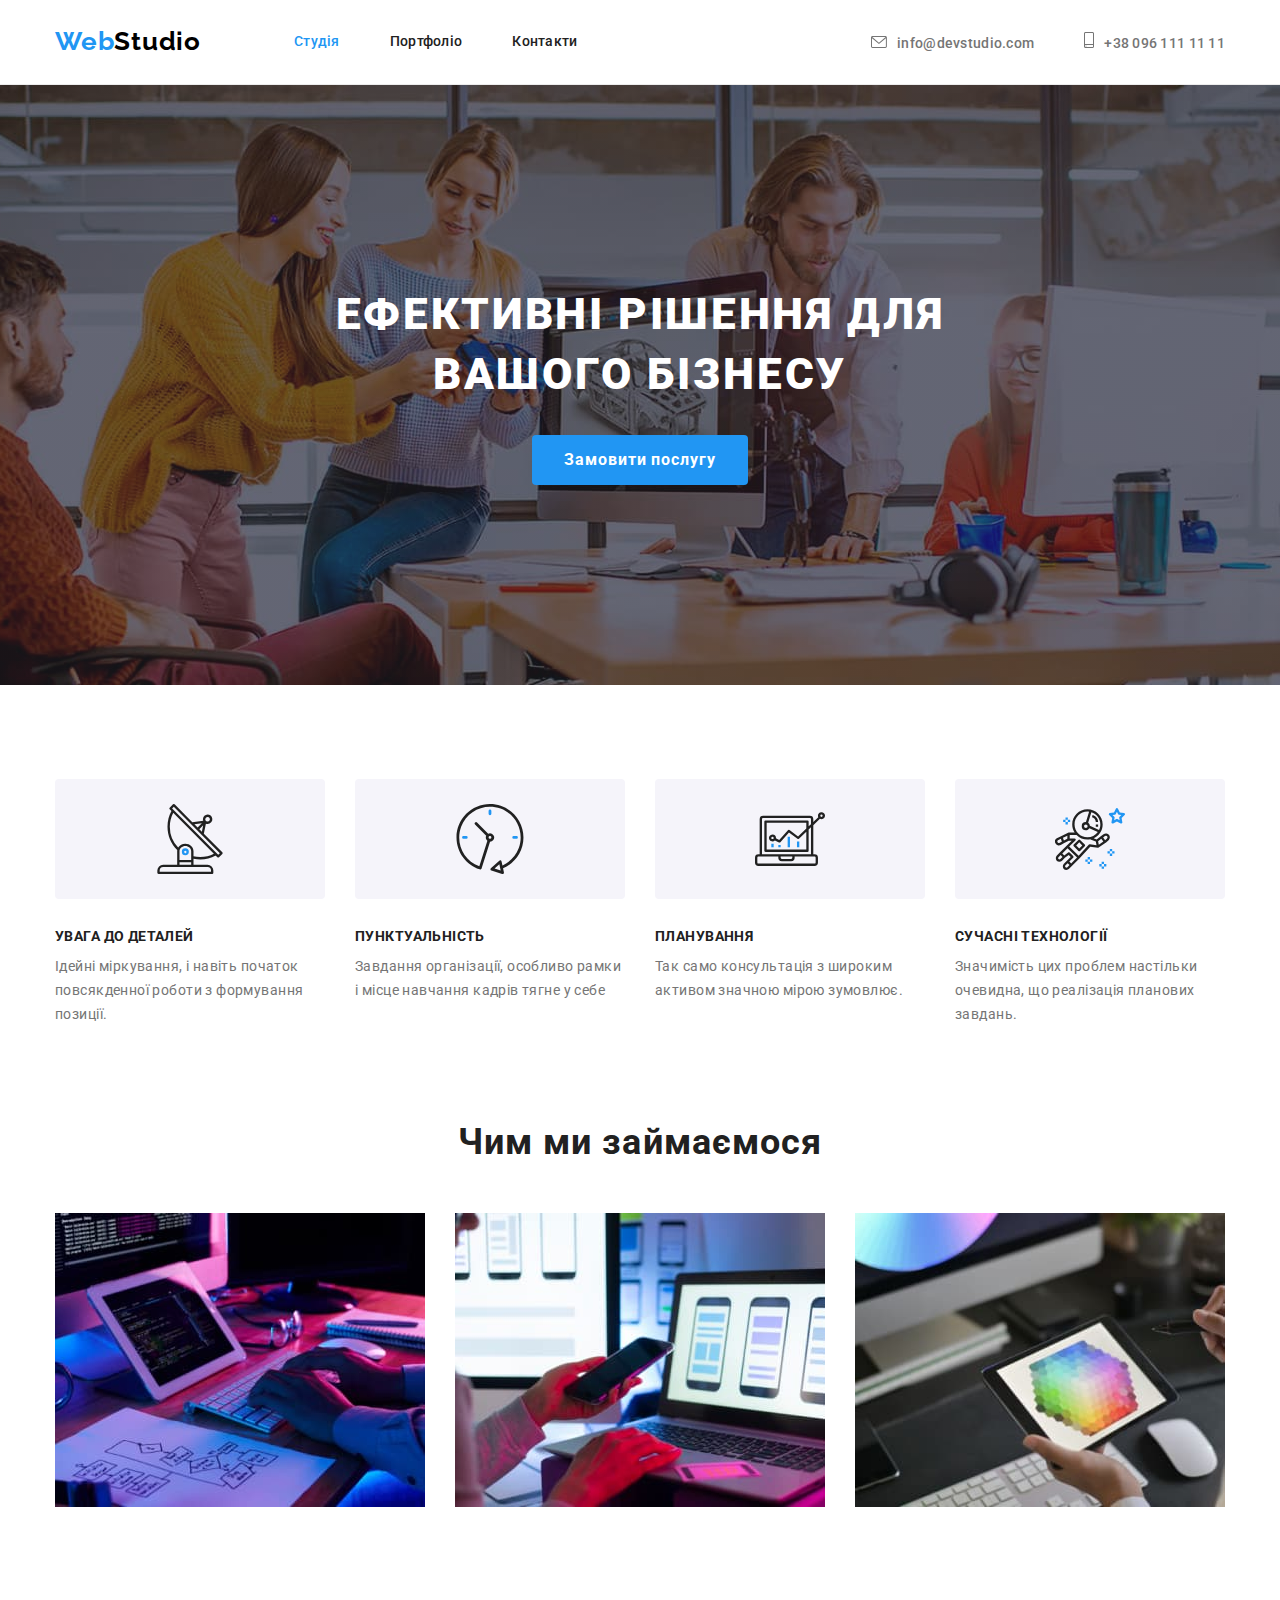
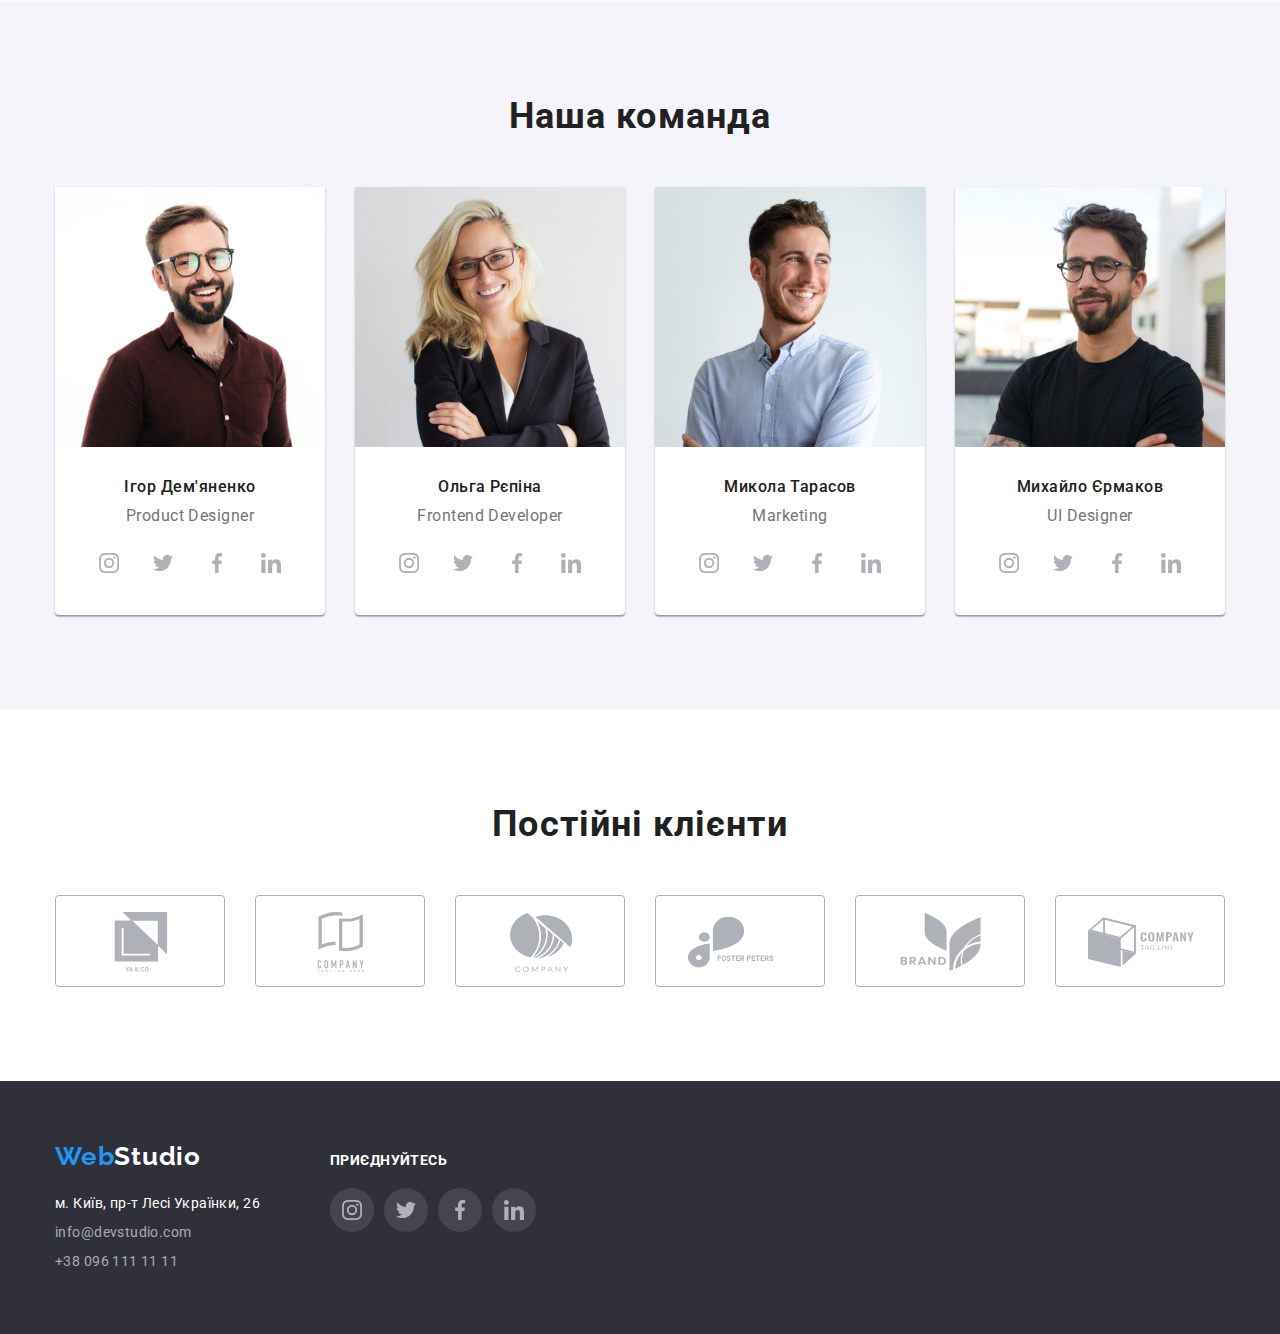
<file: index.html>
<!DOCTYPE html>
<html lang="uk">

<head>
  <meta charset="UTF-8">
  <meta http-equiv="X-UA-Compatible" content="IE=edge">
  <meta name="viewport" content="width=device-width, initial-scale=1.0">
  <title>WebStudio</title>
  <link rel="preconnect" href="https://fonts.googleapis.com">
  <link rel="preconnect" href="https://fonts.gstatic.com" crossorigin>
  <link href="https://fonts.googleapis.com/css2?family=Raleway:wght@700&family=Roboto:wght@400;500;700;900&display=swap"
    rel="stylesheet">
  <link rel="stylesheet" href="https://cdnjs.cloudflare.com/ajax/libs/modern-normalize/1.1.0/modern-normalize.min.css">
  <link rel="stylesheet" href="./css/styles.css">
</head>

<body>
  <!-- Шапка -->
  <header class="page-header ">
    <div class="container">
      <!-- Навігація -->
      <nav class="nav">
        <a href="./index.html" class="logo link"><span class="logo-accent">Web</span>Studio</a>
        <ul class="site-nav list">
          <li class="item"><a class="nav-link link active" href="./index.html" title="home page">Студія</a></li>
          <li class="item"><a class="nav-link link" href="./portfolio.html" title="portfolio page">Портфоліо</a></li>
          <li class="item"><a class="nav-link link" href="" title="contact page">Контакти</a></li>
        </ul>
      </nav>
      <!-- Контакти -->
      <ul class="contact list">
        <li class="item">
          <a class="contact-link link" href="mailto:info@devstudio.com"><svg class="contact-icon" width="16"
              height="12">
              <use href="./images/sprite.svg#icon-envelope"></use>
            </svg>info@devstudio.com</a>
        </li>
        <li class="item"> <a class="contact-link link" href="tel:+380961111111"><svg class="contact-icon" width="10"
              height="16">
              <use href="./images/sprite.svg#icon-smartphone"></use>
            </svg>+38 096 111 11 11</a></li>
      </ul>
    </div>

  </header>
  <main>
    <!-- Герой -->
    <section class="hero">
      <h1 class="hero-title">Ефективні рішення для вашого бізнесу</h1>

      <button class="hero-btn" type="button">Замовити послугу</button>
    </section>
    <!-- Переваги -->
    <section class="feature section ">
      <div class="container">
        <h2 class="section-title visually-hidden">Переваги</h2>
        <ul class="feature list">
          <li class="item icon-antena">
            <div class="feature-icon">
              <svg class="icon-antena" width="70" height="70">
                <use href="./images/sprite.svg#icon-antenna-1"></use>
              </svg>
            </div>
            <h3 class="feature-title">УВАГА ДО ДЕТАЛЕЙ</h3>
            <p class="feature-text">Ідейні міркування, і навіть початок повсякденної роботи з формування позиції.</p>
          </li>
          <li class="item ">
            <div class="feature-icon">
              <svg class="icon-clock" width="70" height="70">
                <use href="./images/sprite.svg#icon-clock-1"></use>
              </svg>
            </div>
            <h3 class="feature-title">ПУНКТУАЛЬНІСТЬ</h3>
            <p class="feature-text">Завдання організації, особливо рамки і місце навчання кадрів тягне у себе</p>
          </li>
          <li class="item ">
            <div class="feature-icon">
              <svg class="icon-diagram" width="70" height="70">
                <use href="./images/sprite.svg#icon-diagram-1"></use>
              </svg>
            </div>
            <h3 class="feature-title">ПЛАНУВАННЯ</h3>
            <p class="feature-text">Так само консультація з широким активом значною мірою зумовлює.</p>
          </li>
          <li class="item ">
            <div class="feature-icon">
              <svg class="icon-astronaut" width="70" height="70">
                <use href="./images/sprite.svg#icon-astronaut-1"></use>
              </svg>
            </div>
            <h3 class="feature-title">СУЧАСНІ ТЕХНОЛОГІЇ</h3>
            <p class="feature-text">Значимість цих проблем настільки очевидна, що реалізація планових завдань.</p>
          </li>
        </ul>
      </div>
    </section>
    <!-- Напрямки роботи -->
    <section class="works section ">
      <div class="container">
        <h2 class="section-title">Чим ми займаємося</h2>
        <ul class="work list">
          <li class="item"><img class="work-image" src="./images/img1.jpg" alt="десктопні додатки" width="370"
              height="294"></li>
          <li class="item"><img class="work-image" src="./images/img2.jpg" alt="мобільні додатки" width="370"
              height="294"></li>
          <li class="item"><img class="work-image" src="./images/img3.jpg" alt="дизайнерські рішення" width="370"
              height="294"></li>
        </ul>
      </div>
    </section>
    <!-- Команда -->
    <section class="team section ">
      <div class="container">
        <h2 class="section-title">Наша команда</h2>
        <ul class="team-list list ">
          <li class="team-item">
            <img class="team foto" src="./images/igor-demchenko.jpg" alt="Ігор Дем'яненко" width="270" height="260">
            <div class="team-item-description">
              <h3 class="team-title">Ігор Дем'яненко</h3>
              <p class="team-position" lang="en">Product Designer</p>
              <ul class="social-link-list list">
                <li class="item"><a class="social-link link" href="#"><svg class="social-link-icon" width="20"
                      height="20">
                      <use href="./images/sprite.svg#icon-instagram-2"></use>
                    </svg></a></li>
                <li class="item"><a class="social-link link" href="#"><svg class="social-link-icon" width="20"
                      height="20">
                      <use href="./images/sprite.svg#icon-twitter-1"></use>
                    </svg></a></li>
                <li class="item"><a class="social-link link" href="#"><svg class="social-link-icon" width="20"
                      height="20">
                      <use href="./images/sprite.svg#icon-facebook-1"></use>
                    </svg></a></li>
                <li class="item"><a class="social-link link" href="#"><svg class="social-link-icon" width="20"
                      height="20">
                      <use href="./images/sprite.svg#icon-linkedin-1"></use>
                    </svg></a></li>
              </ul>
            </div>
          </li>
          <li class="team-item">
            <img class="team foto" src="./images/olga-repina.jpg" alt="Ольга Рєпіна" width="270" height="260">
            <div class="team-item-description">
              <h3 class="team-title">Ольга Рєпіна</h3>
              <p class="team-position" lang="en">Frontend Developer</p>
              <ul class="social-link-list list">
                <li class="item"><a class="social-link link" href="#"><svg class="social-link-icon" width="20"
                      height="20">
                      <use href="./images/sprite.svg#icon-instagram-2"></use>
                    </svg></a></li>
                <li class="item"><a class="social-link link" href="#"><svg class="social-link-icon" width="20"
                      height="20">
                      <use href="./images/sprite.svg#icon-twitter-1"></use>
                    </svg></a></li>
                <li class="item"><a class="social-link link" href="#"><svg class="social-link-icon" width="20"
                      height="20">
                      <use href="./images/sprite.svg#icon-facebook-1"></use>
                    </svg></a></li>
                <li class="item"><a class="social-link link" href="#"><svg class="social-link-icon" width="20"
                      height="20">
                      <use href="./images/sprite.svg#icon-linkedin-1"></use>
                    </svg></a></li>
              </ul>
            </div>
          </li>
          <li class="team-item">
            <img class="team foto" src="./images/mykola-tarasov.jpg" alt="Микола Тарасов" width="270" height="260">
            <div class="team-item-description">
              <h3 class="team-title">Микола Тарасов</h3>
              <p class="team-position" lang="en">Marketing</p>
              <ul class="social-link-list list">
                <li class="item"><a class="social-link link" href="#"><svg class="social-link-icon" width="20"
                      height="20">
                      <use href="./images/sprite.svg#icon-instagram-2"></use>
                    </svg></a></li>
                <li class="item"><a class="social-link link" href="#"><svg class="social-link-icon" width="20"
                      height="20">
                      <use href="./images/sprite.svg#icon-twitter-1"></use>
                    </svg></a></li>
                <li class="item"><a class="social-link link" href="#"><svg class="social-link-icon" width="20"
                      height="20">
                      <use href="./images/sprite.svg#icon-facebook-1"></use>
                    </svg></a></li>
                <li class="item"><a class="social-link link" href="#"><svg class="social-link-icon" width="20"
                      height="20">
                      <use href="./images/sprite.svg#icon-linkedin-1"></use>
                    </svg></a></li>
              </ul>
            </div>
          </li>
          <li class="team-item">
            <img class="team foto" src="./images/mychailo-ermakov.jpg" alt="Михайло Єрмаков" width="270" height="260">
            <div class="team-item-description">
              <h3 class="team-title">Михайло Єрмаков</h3>
              <p class="team-position" lang="en">UI Designer</p>
              <ul class="social-link-list list">
                <li class="item"><a class="social-link link" href="#"><svg class="social-link-icon" width="20"
                      height="20">
                      <use href="./images/sprite.svg#icon-instagram-2"></use>
                    </svg></a></li>
                <li class="item"><a class="social-link link" href="#"><svg class="social-link-icon" width="20"
                      height="20">
                      <use href="./images/sprite.svg#icon-twitter-1"></use>
                    </svg></a></li>
                <li class="item"><a class="social-link link" href="#"><svg class="social-link-icon" width="20"
                      height="20">
                      <use href="./images/sprite.svg#icon-facebook-1"></use>
                    </svg></a></li>
                <li class="item"><a class="social-link link" href="#"><svg class="social-link-icon" width="20"
                      height="20">
                      <use href="./images/sprite.svg#icon-linkedin-1"></use>
                    </svg></a></li>
              </ul>
            </div>
          </li>
        </ul>
      </div>
    </section>
    <!-- Постійні клієнти -->
    <section class="clients section ">
      <div class="container">
        <h2 class="section-title">Постійні клієнти</h2>
        <ul class="client-list list">
          <li class="item"><a class="client-link link" href="#"> <svg class="client-icon" width="106" height="60">
                <use href="./images/sprite.svg#icon-client-1"></use>
              </svg></a>
          </li>
          <li class="item"><a class="client-link link" href="#"><svg class="client-icon" width="106" height="60">
                <use href="./images/sprite.svg#icon-client-2"></use>
              </svg></a>
          </li>
          <li class="item"><a class="client-link link" href="#"><svg class="client-icon" width="106" height="60">
                <use href="./images/sprite.svg#icon-client-3"></use>
              </svg></a></li>
          <li class="item"><a class="client-link link" href="#"><svg class="client-icon" width="106" height="60">
                <use href="./images/sprite.svg#icon-client-4"></use>
              </svg></a></li>
          <li class="item"><a class="client-link link" href="#"><svg class="client-icon" width="106" height="60">
                <use href="./images/sprite.svg#icon-client-5"></use>
              </svg></a></li>
          <li class="item"><a class="client-link link" href="#"><svg class="client-icon" width="106" height="60">
                <use href="./images/sprite.svg#icon-client-6"></use>
              </svg></a></li>
        </ul>
      </div>
    </section>
  </main>
  <!-- Підвал -->
  <footer class="page-footer">
    <div class="container">
      <div class="addres-link">
        <a class="logo link" href="./index.html"><span class="logo-accent">Web</span>Studio</a>
        <address>
          <ul class="addres list">
            <li class="item"><a class="addres-list link" href="https://goo.gl/maps/Kv4t8BF69iUK3xHg7" target="_blank"
                rel="noreffer nooper">
                м. Київ, пр-т Лесі Українки, 26</a></li>
            <li class="item"><a class="addres-list pale link" href="mailto:info@devstudio.com">info@devstudio.com</a>
            </li>
            <li class="item"><a class="addres-list pale link" href="tel:+380961111111">+38 096 111 11 11</a></li>
          </ul>
        </address>
      </div>
      <div class="invite">
        <p class="invite-text">приєднуйтесь</p>
        <ul class="social-link-list list">
          <li class="item"><a class="social-link link" href="#"><svg class="social-link-icon" width="20" height="20">
                <use href="./images/sprite.svg#icon-instagram-2"></use>
              </svg></a></li>
          <li class="item"><a class="social-link link" href="#"><svg class="social-link-icon" width="20" height="20">
                <use href="./images/sprite.svg#icon-twitter-1"></use>
              </svg></a></li>
          <li class="item"><a class="social-link link" href="#"><svg class="social-link-icon" width="20" height="20">
                <use href="./images/sprite.svg#icon-facebook-1"></use>
              </svg></a></li>
          <li class="item"><a class="social-link link" href="#"><svg class="social-link-icon" width="20" height="20">
                <use href="./images/sprite.svg#icon-linkedin-1"></use>
              </svg></a></li>
        </ul>
      </div>
    </div>
  </footer>
</body>

</html>
</file>
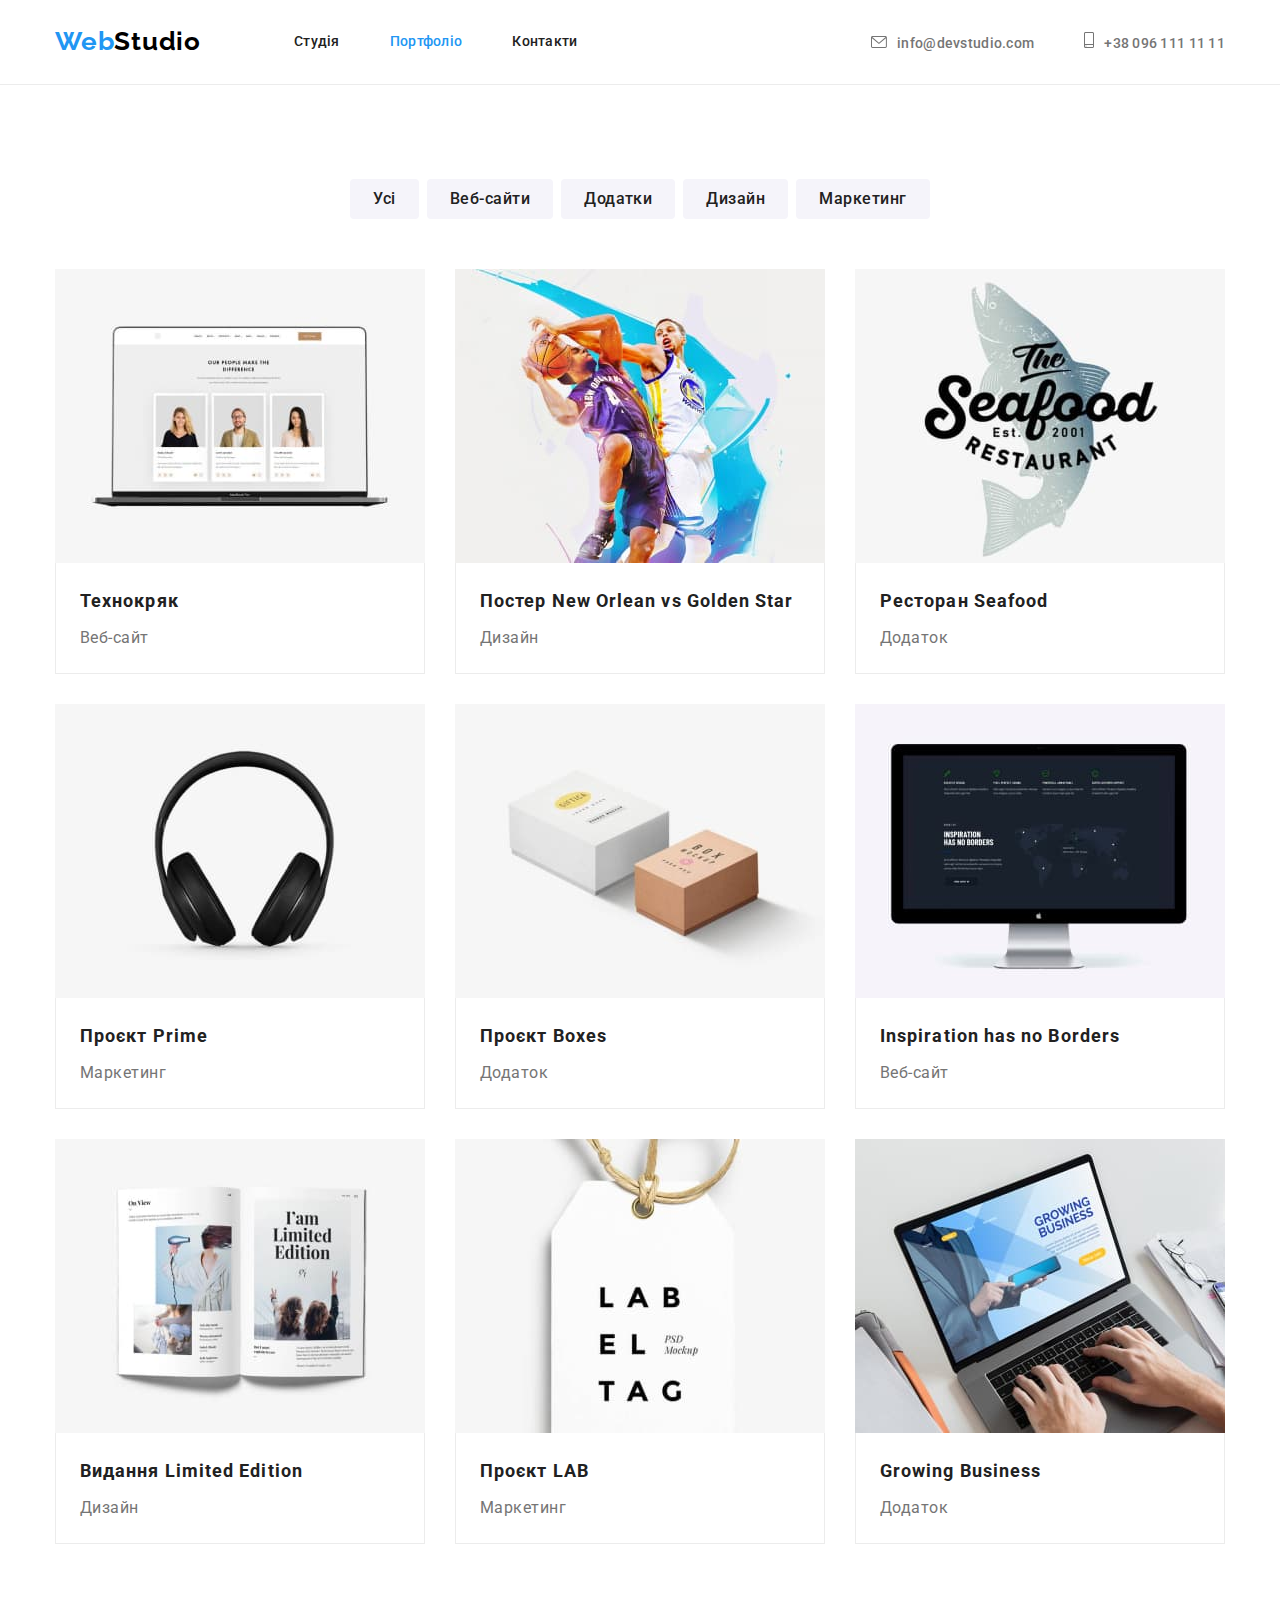
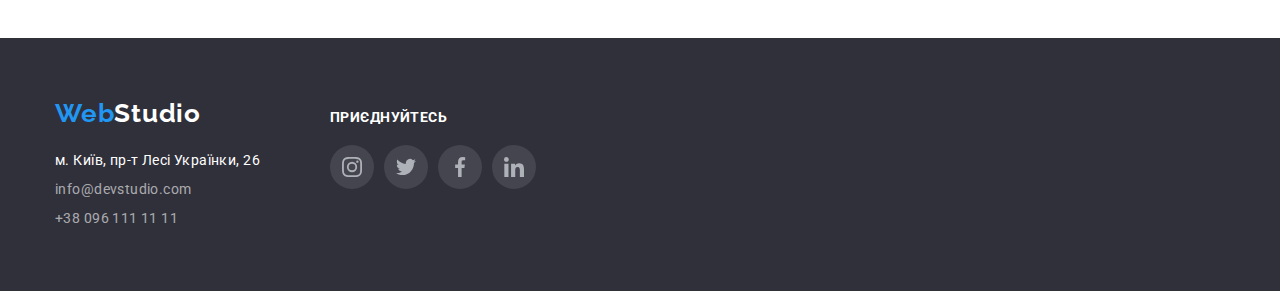
<file: portfolio.html>
<!DOCTYPE html>
<html lang="uk">

<head>
  <meta charset="UTF-8">
  <meta http-equiv="X-UA-Compatible" content="IE=edge">
  <meta name="viewport" content="width=device-width, initial-scale=1.0">
  <title>WebStudio</title>
  <link rel="preconnect" href="https://fonts.googleapis.com">
  <link rel="preconnect" href="https://fonts.gstatic.com" crossorigin>
  <link href="https://fonts.googleapis.com/css2?family=Raleway:wght@700&family=Roboto:wght@400;500;700;900&display=swap"
    rel="stylesheet">
  <link rel="stylesheet" href="https://cdnjs.cloudflare.com/ajax/libs/modern-normalize/1.1.0/modern-normalize.min.css">
  <link rel="stylesheet" href="./css/styles.css">
</head>

<body>
  <!-- Шапка -->
  <header class="page-header">
    <div class="container">
      <!-- Навігація -->
      <nav class="nav">
        <a href="./index.html" class="logo link"><span class="logo-accent">Web</span>Studio</a>
        <ul class="site-nav list">
          <li class="item"><a class="nav-link link" href="./index.html" title="home page">Студія</a></li>
          <li class="item"><a class="nav-link link active" href="./portfolio.html" title="portfolio page">Портфоліо</a>
          </li>
          <li class="item"><a class="nav-link link" href="" title="contact page">Контакти</a></li>
        </ul>
      </nav>
      <!-- Контакти -->
      <ul class="contact list">
        <li class="item">
          <a class="contact-link link" href="mailto:info@devstudio.com"><svg class="contact-icon" width="16"
              height="12">
              <use href="./images/sprite.svg#icon-envelope"></use>
            </svg>info@devstudio.com</a>
        </li>
        <li class="item"> <a class="contact-link link" href="tel:+380961111111"><svg class="contact-icon" width="10"
              height="16">
              <use href="./images/sprite.svg#icon-smartphone"></use>
            </svg>+38 096 111 11 11</a></li>
      </ul>
    </div>
  </header>
  <main>
    <section class="section  portfolio ">
      <div class="container">
        <h1 class="section-title visually-hidden">Проекти</h1>
        <!-- Фільтр -->
        <ul class="btn list">
          <li class="item"> <button class="btn-filtr" type="button">Усі</button></li>
          <li class="item"> <button class="btn-filtr" type="button">Веб-сайти</button></li>
          <li class="item"> <button class="btn-filtr" type="button">Додатки</button></li>
          <li class="item"> <button class="btn-filtr" type="button">Дизайн</button></li>
          <li class="item"> <button class="btn-filtr" type="button">Маркетинг</button></li>
        </ul>
        <!-- Проекти -->
        <ul class="project list">
          <li class="item"><a class="project-link link" href=""><img class="project-img" src="./images/technokriak.jpg"
                alt="Технокряк" width="370" height="294">
              <div class="item-description">
                <h2 class="project-title">Технокряк</h2>
                <p class="project-text">Веб-сайт</p>
              </div>
            </a>
          </li>
          <li class="item"><a class="project-link link" href=""><img class="project-img"
                src="./images/poster-bascketball.jpg" alt="постер баскетбольного матчу" width="370" height="294">
              <div class="item-description">
                <h2 class="project-title">Постер <span lang="en">New Orlean vs Golden Star</span></h2>
                <p class="project-text">Дизайн</p>
              </div>
            </a>
          </li>
          <li class="item"><a class="project-link link" href=""><img class="project-img"
                src="./images/restauraunt-seafood.jpg" alt="ресторан Seafood" width="370" height="294">
              <div class="item-description">
                <h2 class="project-title">Ресторан <span lang="en">Seafood</span></h2>
                <p class="project-text">Додаток</p>
              </div>
            </a>
          </li>
          <li class="item"><a class="project-link link" href=""><img class="project-img"
                src="./images/project-prime.jpg" alt="проєкт Prime" width="370" height="294">
              <div class="item-description">
                <h2 class="project-title">Проєкт <span lang="en">Prime</span></h2>
                <p class="project-text">Маркетинг</p>
              </div>
            </a>
          </li>
          <li class="item"><a class="project-link link" href=""><img class="project-img"
                src="./images/project-boxes.jpg" alt="проєкт Boxes" width="370" height="294">
              <div class="item-description">
                <h2 class="project-title">Проєкт <span lang="en">Boxes</span></h2>
                <p class="project-text">Додаток</p>
              </div>
            </a>
          </li>
          <li class="item"><a class="project-link link" href=""><img class="project-img" src="./images/inspiration.jpg"
                alt=" веб-сайт Inspiration has no Borders" width="370" height="294">
              <div class="item-description">
                <h2 class="project-title"><span lang="en">Inspiration has no Borders</span></h2>
                <p class="project-text">Веб-сайт</p>
              </div>
            </a>
          </li>
          <li class="item"><a class="project-link link" href=""><img class="project-img"
                src="./images/limited-editions.jpg" alt="видання Limited Edition" width="370" height="294">
              <div class="item-description">
                <h2 class="project-title">Видання <span lang="en">Limited Edition</span></h2>
                <p class="project-text">Дизайн</p>
              </div>
            </a>
          </li>
          <li class="item"><a class="project-link link" href=""><img class="project-img" src="./images/project-lab.jpg"
                alt="проєкт LAB" width="370" height="294">
              <div class="item-description">
                <h2 class="project-title">Проєкт <span lang="en">LAB</span></h2>
                <p class="project-text">Маркетинг</p>
              </div>
            </a>
          </li>
          <li class="item"><a class="project-link link" href=""><img class="project-img"
                src="./images/growing-business.jpg" alt="додаток Growing Business" width="370" height="294">
              <div class="item-description">
                <h2 class="project-title"><span lang="en">Growing Business</span></h2>
                <p class="project-text">Додаток</p>
              </div>
            </a>
          </li>
        </ul>
      </div>
    </section>
  </main>
  <!-- Підвал -->
  <footer class="page-footer">
    <div class="container">
      <div class="addres-link">
        <a class="logo link" href="./index.html"><span class="logo-accent">Web</span>Studio</a>
        <address>
          <ul class="addres list">
            <li class="item"><a class="addres-list link" href="https://goo.gl/maps/Kv4t8BF69iUK3xHg7" target="_blank"
                rel="noreffer nooper">
                м. Київ, пр-т Лесі Українки, 26</a></li>
            <li class="item"><a class="addres-list pale link" href="mailto:info@devstudio.com">info@devstudio.com</a>
            </li>
            <li class="item"><a class="addres-list pale link" href="tel:+380961111111">+38 096 111 11 11</a></li>
          </ul>
        </address>
      </div>
      <div class="invite">
        <p class="invite-text">приєднуйтесь</p>
        <ul class="social-link-list list">
          <li class="item"><a class="social-link link" href="#"><svg class="social-link-icon" width="20" height="20">
                <use href="./images/sprite.svg#icon-instagram-2"></use>
              </svg></a></li>
          <li class="item"><a class="social-link link" href="#"><svg class="social-link-icon" width="20" height="20">
                <use href="./images/sprite.svg#icon-twitter-1"></use>
              </svg></a></li>
          <li class="item"><a class="social-link link" href="#"><svg class="social-link-icon" width="20" height="20">
                <use href="./images/sprite.svg#icon-facebook-1"></use>
              </svg></a></li>
          <li class="item"><a class="social-link link" href="#"><svg class="social-link-icon" width="20" height="20">
                <use href="./images/sprite.svg#icon-linkedin-1"></use>
              </svg></a></li>
        </ul>
      </div>
    </div>
  </footer>
</body>

</html>
</file>
<file: css/styles.css>
:root {
  --background-white-color: #ffffff;
  --background-dark-grey-color: #2f303a;
  --background-grey-color: #f5f4fa;
  --first-color: #212121;
  --secondary-color: #757575;
  --third-color: rgba(255, 255, 255, 0.6);
  --fourth-color: rgba(255, 255, 255, 0.1);
  --accent-color: #2196f3;
  --first-border-color: #ececec;
  --secondary-border-color: #afb1b8;
}

body {
  background-color: var(--background-white-color);
  color: var(--secondary-color);

  font-family: "Roboto", sans-serif;
  font-size: 14px;
  line-height: 1.71;
}
p,
h1,
h2,
h3,
h4,
h5,
h6 {
  margin: 0;
}
img {
  display: block;
}
.visually-hidden {
  position: absolute;
  width: 1px;
  height: 1px;
  margin: -1px;
  border: 0;
  padding: 0;

  white-space: nowrap;
  clip-path: inset(100%);
  clip: rect(0 0 0 0);
  overflow: hidden;
}
.list {
  padding: 0;
  margin: 0;

  list-style: none;
}
.container {
  max-width: 1200px;
  margin-left: auto;
  margin-right: auto;
  padding: 0 15px;
}
.section {
  padding-top: 94px;
  padding-bottom: 94px;
}
/* Шапка */
.page-header {
  border-bottom: 1px solid var(--first-border-color);
}
.page-header .container {
  display: flex;
  justify-content: space-between;
}

/* логотип */
.logo {
  color: #000000;

  font-family: "Raleway", sans-serif;
  font-weight: 700;
  font-size: 26px;
  line-height: 1.2;
  letter-spacing: 0.03em;
}
.logo-accent {
  color: var(--accent-color);
}
.link {
  text-decoration: none;
}
/* навігація */
.nav {
  display: flex;
  align-items: center;
}
.site-nav {
  display: flex;
  padding-left: 0px;
  margin-left: 93px;
  gap: 50px;
}
.contact {
  display: flex;
  align-items: baseline;
  gap: 50px;
}
.nav-link,
.contact-link {
  display: block;
  padding-top: 32px;
  padding-bottom: 32px;

  color: var(--first-color);

  font-weight: 500;
  font-size: 14px;
  line-height: 1.14;
  letter-spacing: 0.02em;
}
.contact-link {
  color: var(--secondary-color);
}
.nav-link:hover,
.nav-link:focus,
.contact-link:hover,
.contact-link:focus {
  color: var(--accent-color);
}

/* .site-nav .item + .item,
.contact .item + .item {
  margin-left: 50px;
} */

.nav-link.active {
  color: var(--accent-color);
}
.contact-icon {
  margin-right: 10px;

  fill: currentColor;
}

/* Герой  */
.hero {
  padding: 200px;
  margin-left: auto;
  margin-right: auto;

  background-color: var(--background-dark-grey-color);
  text-align: center;

  max-width: 1600px;
  height: 600px;

  background-image: linear-gradient(
      to right,
      rgba(47, 48, 58, 0.4),
      rgba(47, 48, 58, 0.4)
    ),
    url("../images/background-Img.jpg");
  background-repeat: no-repeat;
  background-size: cover;
  background-position: center;
}
.hero-title {
  margin-left: auto;
  margin-right: auto;
  margin-bottom: 30px;
  max-width: 696px;
  color: var(--background-white-color);

  font-weight: 900;
  font-size: 44px;
  line-height: 1.36;
  letter-spacing: 0.06em;
  text-transform: uppercase;
}
.hero-btn {
  padding: 9px 31px;
  border: 1px solid transparent;
  border-radius: 4px;

  color: var(--background-white-color);
  background-color: var(--accent-color);
  font-family: inherit;
  font-style: inherit;
  font-weight: 700;
  font-size: 16px;
  line-height: 1.88;
  letter-spacing: 0.06em;
  text-align: center;
  cursor: pointer;
}
/* Переваги */
.feature.list {
  display: flex;
  gap: 30px;
}

.section-title {
  margin-bottom: 50px;

  color: var(--first-color);

  font-size: 36px;
  line-height: 1.17;
  text-align: center;
  letter-spacing: 0.03em;
}
/* .feature > .item::before {
  content: "";
  margin-bottom: 30px;
  display: block;
  height: 120px;

  background-size: auto;
  background-repeat: no-repeat;
  background-position: center;
  background-color: #f5f4fa;
  border-radius: 4px;
} */
/* .icon-antena::before {
  background-image: url(../images/antenna\ 1.png);
}
.icon-clock::before {
  background-image: url(../images/clock\ 1.png);
}
.icon-diagram::before {
  background-image: url(../images/diagram\ 1.png);
}
.icon-astronaut::before {
  background-image: url(../images/astronaut\ 1.png);
} */

.feature-icon {
  background-color: var(--background-grey-color);
  border-radius: 4px;
  padding: 25px 100px;
  margin-bottom: 30px;
  display: block;
  height: 120px;
}
/* .feature .item + .item {
  margin-left: 30px;
} */
.feature-title {
  color: var(--first-color);

  font-size: 14px;
  line-height: 1.14;
  letter-spacing: 0.03em;
  text-transform: uppercase;
  margin-bottom: 10px;
}
.feature-text {
  letter-spacing: 0.03em;
}
/* Напрямки роботи */
.works {
  padding-top: 0;
}

.work {
  display: flex;
  gap: 30px;
}
/* .work .item + .item {
  margin-left: 30px;
} */

/* ------Команда------- */
.team {
  background-color: var(--background-grey-color);
}
.team-list {
  display: flex;
  /* justify-content: space-between; */
  gap: 30px;
}
.team-item {
  background-color: var(--background-white-color);
  box-shadow: 0px 1px 3px rgba(0, 0, 0, 0.12), 0px 1px 1px rgba(0, 0, 0, 0.14),
    0px 2px 1px rgba(0, 0, 0, 0.2);
  border-radius: 0px 0px 4px 4px;
}
/* .team .team-item + .team-item {
  margin-left: 30px;
} */

.team-item-description {
  padding: 30px 32px;
}
.team-title,
.team-position {
  font-size: 16px;
  line-height: 1.19;
  text-align: center;
}
.team-title {
  margin-bottom: 10px;

  color: var(--first-color);
  font-weight: 500;
  letter-spacing: 0.03em;
}
.team-position {
  margin-bottom: 16px;

  letter-spacing: 0.03em;
}
.social-link-list {
  display: flex;
  gap: 10px;
}
.social-link-list > .item {
  width: 44px;
  height: 44px;
}
.social-link {
  display: flex;
  width: 100%;
  height: 100%;
  justify-content: center;
  align-items: center;

  border-radius: 50%;

  color: var(--secondary-border-color);
}
/* .social-link-list > .item + .item {
  margin-left: 10px;
} */

.social-link-icon {
  fill: currentColor;
}

.social-link:hover,
.social-link:focus {
  background-color: var(--accent-color);
  color: var(--background-white-color);
}

/* Постійні клієнти  */
.client-list {
  display: flex;
  gap: 30px;
}

/* .client-list > .item + .item {
  margin-left: 30px;
} */
.client-link {
  display: block;
  max-width: 170px;
  height: 92px;
  padding: 16px 32px;
  border: 1px solid var(--secondary-border-color);
  border-radius: 4px;
  color: var(--secondary-border-color);
}
.client-icon {
  fill: currentColor;
}

.client-link:hover,
.client-link:focus {
  border-color: var(--accent-color);
  color: var(--accent-color);
}
/* Підвал */
.page-footer {
  padding-top: 60px;
  padding-bottom: 60px;

  background-color: var(--background-dark-grey-color);
}
.page-footer > .container {
  display: flex;
  align-items: baseline;
}
.addres-link {
  margin-right: 70px;
}
.page-footer .logo {
  display: block;
  margin-bottom: 20px;
  color: var(--background-white-color);
}
.addres-list {
  color: var(--background-white-color);
  font-style: normal;
  letter-spacing: 0.03em;
}
.addres-list.pale {
  color: var(--third-color);
}
.addres-list:hover,
.addres-list:focus {
  color: var(--accent-color);
}
.addres .item + .item {
  margin-top: 5px;
}

.invite-text {
  font-weight: 700;
  font-size: 14px;
  line-height: calc(16 / 14);
  letter-spacing: 0.03em;
  text-transform: uppercase;

  color: var(--background-white-color);
  margin-bottom: 20px;
}
.invite .social-link {
  fill: var(--background-white-color);
  background-color: var(--fourth-color);
}
.invite .social-link:hover,
.invite .social-link:focus {
  fill: var(--background-white-color);
  background-color: var(--accent-color);
}
/*---------------- portfolio------------------------ */
/* Фільтр */

.btn.list {
  display: flex;
  justify-content: center;
  gap: 8px;
  margin-bottom: 50px;
}
/* .btn .item + .item {
  margin-left: 8px;
} */
.btn-filtr {
  padding: 6px 22px;

  color: var(--first-color);
  background-color: var(--background-grey-color);

  font-family: inherit;
  font-style: inherit;
  font-weight: 500;
  font-size: 16px;
  line-height: 1.61;
  letter-spacing: 0.03em;
  text-align: center;
  cursor: pointer;

  border: 1px solid transparent;
  border-radius: 4px;
}

.btn-filtr:hover,
.btn-filtr:focus {
  background-color: var(--accent-color);
  color: var(--background-white-color);
  box-shadow: 0px 3px 1px rgba(0, 0, 0, 0.1), 0px 1px 2px rgba(0, 0, 0, 0.08),
    0px 2px 2px rgba(0, 0, 0, 0.12);
}
/* Проекти */
.project {
  display: flex;
  flex-wrap: wrap;
  gap: 30px;
}
.project > .item {
  width: calc((100% - 60px) / 3);
}
/* .project .item:not(:nth-child(3n)) {
  margin-right: 30px;
}
.project .item:not(:nth-last-child(-n + 3)) {
  margin-bottom: 30px;
} */
.project-link.link {
  display: block;
}
.project-link.link:focus,
.project-link.link:hover {
  box-shadow: 0px 1px 1px rgba(0, 0, 0, 0.12), 0px 4px 4px rgba(0, 0, 0, 0.06),
    1px 4px 6px rgba(0, 0, 0, 0.16);
}

.item-description {
  padding: 20px 24px;
  border-right: 1px solid var(--first-border-color);
  border-bottom: 1px solid var(--first-border-color);
  border-left: 1px solid var(--first-border-color);
}
.project-title {
  margin-bottom: 4px;

  color: var(--first-color);

  font-size: 18px;
  line-height: 2;
  letter-spacing: 0.06em;
}
.project-text {
  margin: 0;
  color: var(--secondary-color);
  font-size: 16px;
  line-height: 1.88;
  letter-spacing: 0.03em;
}
</file>
